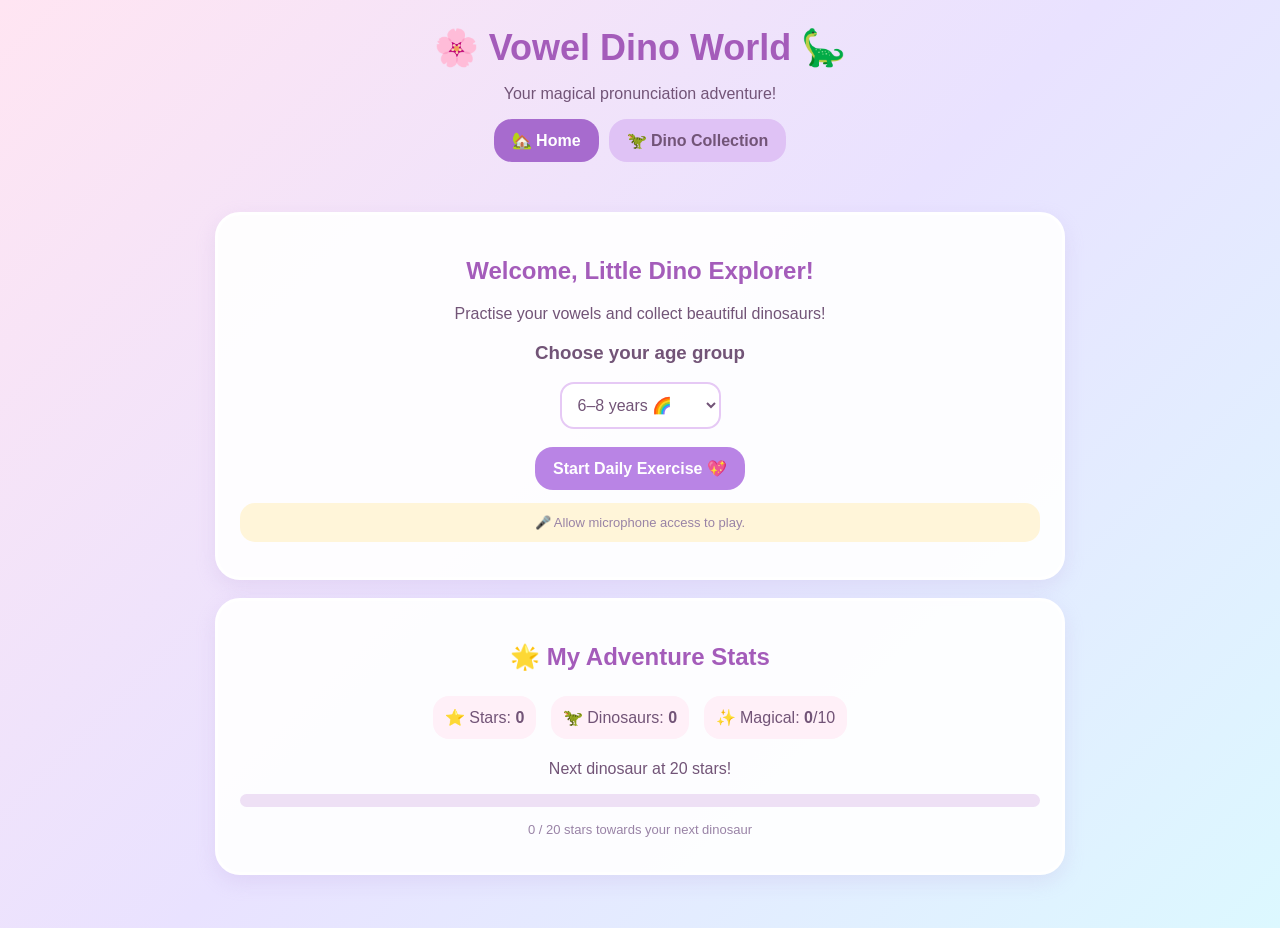
<file: index.html>
<!DOCTYPE html>
<html lang="en">
<head>
<meta charset="UTF-8">
<meta name="viewport" content="width=device-width, initial-scale=1">
<title>Vowel Dino World</title>
<style>
*{box-sizing:border-box}
body{
 margin:0;font-family:"Trebuchet MS",Arial,sans-serif;
 color:#725477;
 background:linear-gradient(135deg,#ffe5f2,#e9e2ff,#dcf8ff);
}
header{text-align:center;padding:22px 12px}
header h1{color:#a45cba;font-size:36px;margin:5px}
nav{display:flex;justify-content:center;gap:10px;flex-wrap:wrap}
button,select,input{font:inherit}
button{
 border:0;border-radius:18px;padding:12px 18px;
 font-weight:bold;cursor:pointer;color:#725477;
 background:white;transition:.15s;
}
button:hover{transform:scale(1.04)}
button:disabled{opacity:.5;cursor:not-allowed}
.primary{background:#b984e5;color:white}
.pink{background:#ffb9d7}
.green{background:#b8ebca}
.navbtn{background:#dfc2f5}
.navbtn.active{background:#a76bce;color:white}
.page{display:none;padding:10px 14px 35px}
.page.active{display:block}
.card{
 background:#ffffffed;border:3px solid white;
 border-radius:25px;padding:22px;margin:18px auto;
 max-width:850px;text-align:center;
 box-shadow:0 7px 20px #b79bd533;
}
h2{color:#a45cba}
select,input{
 border:2px solid #e6c9f5;border-radius:14px;
 padding:12px;color:#725477;background:white;
}
.small{font-size:13px;color:#9983a6}
.stat{
 display:inline-block;background:#fff0f8;
 border-radius:16px;padding:12px;margin:5px;
}
#progress{
 height:13px;background:#eee0f5;
 border-radius:20px;overflow:hidden;margin:15px 0;
}
#bar{height:100%;background:#b984e5;width:0;transition:.3s}
.notice{background:#fff5d9;padding:12px;border-radius:15px}
.dinogrid{
 display:grid;
 grid-template-columns:repeat(auto-fit,minmax(145px,1fr));
 gap:14px;
}
.dinocard{
 background:#fff0f8;border:3px solid white;
 border-radius:20px;padding:10px;min-width:0;
}
.dinocard.locked{background:#eeeaf2;opacity:.65}
.dinopic{
 width:100%;max-width:155px;height:145px;
 display:block;margin:auto;
}
.dinocard p{font-weight:bold;margin:5px}
.dinocard .small{font-weight:normal}
.rewardpic{width:230px;max-width:90%;margin:auto}
.rewardpic svg{width:100%;height:auto}
.questionpic{width:190px;height:160px;margin:auto}
.questionpic svg{width:100%;height:100%}
.historyitem{
 background:#fff0f8;border-radius:15px;
 padding:13px;margin:10px 0;text-align:left;
}
.hidden{display:none!important}
.feedback{font-size:18px;min-height:30px;font-weight:bold}
</style>
</head>

<body>

<header>
<h1>🌸 Vowel Dino World 🦕</h1>
<p>Your magical pronunciation adventure!</p>
<nav>
<button class="navbtn active" id="homeTab" onclick="showPage('home')">🏡 Home</button>
<button class="navbtn" id="collectionTab" onclick="showPage('collection')">🦖 Dino Collection</button>
</nav>
</header>

<!-- HOME PAGE -->
<section class="page active" id="home">

<div class="card">
<h2>Welcome, Little Dino Explorer!</h2>
<p>Practise your vowels and collect beautiful dinosaurs!</p>

<h3>Choose your age group</h3>
<select id="age">
<option value="young">3–5 years 🌼</option>
<option value="middle" selected>6–8 years 🌈</option>
<option value="older">9–12 years ⭐</option>
<option value="teen">13–17 years 🚀</option>
</select>
<br><br>
<button class="primary" onclick="startGame()">Start Daily Exercise 💖</button>
<p class="notice small">🎤 Allow microphone access to play.</p>
</div>

<div class="card">
<h2>🌟 My Adventure Stats</h2>
<div class="stat">⭐ Stars: <b id="stars">0</b></div>
<div class="stat">🦖 Dinosaurs: <b id="dinoCount">0</b></div>
<div class="stat">✨ Magical: <b id="magicCount">0</b>/10</div>
<p id="bonusStatus">Next dinosaur at 20 stars!</p>
<div id="progress"><div id="bar"></div></div>
<p class="small" id="starProgress">0 / 20 stars</p>
</div>

<!-- GAME -->
<div class="card hidden" id="game">
<h2 id="questionTitle">Question 1 of 10</h2>
<div id="progress"><div id="gameBar" style="height:100%;background:#b984e5;width:0"></div></div>
<div class="questionpic" id="questionPicture"></div>
<h2 id="questionWord">Apple</h2>
<p>Say this word aloud!</p>
<p class="small" id="targetVowel"></p>
<button class="primary" id="listenBtn" onclick="listen()">🎤 Listen to me!</button>
<p id="listenStatus">Press the microphone and say the word.</p>
<p class="feedback" id="feedback"></p>
<button class="green hidden" id="nextBtn" onclick="nextQuestion()">Next question ➜</button>
</div>

<!-- RESULTS -->
<div class="card hidden" id="result">
<h2>🏆 Exercise Complete!</h2>
<h2 id="resultScore"></h2>
<p id="resultMessage"></p>
<h2 id="earnedStars"></h2>
<div class="rewardpic" id="rewardPicture"></div>
<h2 id="earnedDino"></h2>
<p id="bonusMessage"></p>
<button class="pink" onclick="showPage('collection')">See My Dinosaurs 🦖</button>
<button class="primary" onclick="startGame()">Play Again 🌸</button>
</div>

</section>

<!-- COLLECTION PAGE -->
<section class="page" id="collection">

<div class="card">
<h2>🌈 My Dino Collection</h2>
<p>Collect all 10 magical dinosaurs!</p>
<div class="stat">⭐ <b id="collectionStars">0</b> stars</div>
<div class="stat">🦖 <b id="collectionCount">0</b> dinosaurs</div>

<h2>✨ Magical Dinosaurs</h2>
<p class="small">Earn with 90–100% scores.</p>
<div class="dinogrid" id="magicalGrid"></div>

<h2>🌸 Baby Dinosaurs</h2>
<p class="small">Earn with 51–89% scores.</p>
<div class="dinogrid" id="babyGrid"></div>

<h2>😅 Grumpy Dinosaurs</h2>
<p class="small">Earn with 0–50% scores.</p>
<div class="dinogrid" id="grumpyGrid"></div>
</div>

<div class="card">
<h2>📖 Exercise History</h2>
<div id="history">No exercises yet!</div>
<button class="pink" onclick="showPage('home')">Back Home 🏡</button>
</div>
</section>

<script>

// ========================================
// DINOSAUR CHARACTERS
// ========================================

const dinos=[
{id:"rainbow",name:"Rainbow Rex",group:"magical",body:"#ff9acb",belly:"#fff0b5",spike:"#a77be8",accessory:"rainbow"},
{id:"unicorn",name:"Unicorn Dino",group:"magical",body:"#d8b5fa",belly:"#fff0fa",spike:"#ffb5d7",accessory:"horn"},
{id:"moon",name:"Moonlight Dino",group:"magical",body:"#9e9bdf",belly:"#e5e2ff",spike:"#ffe68d",accessory:"moon"},
{id:"fairy",name:"Fairy Dino",group:"magical",body:"#ffb5ce",belly:"#fff0f5",spike:"#c49df5",accessory:"wings"},
{id:"crystal",name:"Crystal Dino",group:"magical",body:"#85d8df",belly:"#e1ffff",spike:"#b4a0ff",accessory:"crystal"},
{id:"blossom",name:"Blossom Dino",group:"magical",body:"#ffb4a9",belly:"#fff0d9",spike:"#f38ab8",accessory:"flower"},
{id:"starlight",name:"Starlight Dino",group:"magical",body:"#f8cf79",belly:"#fff2c8",spike:"#ff9acb",accessory:"star"},
{id:"ice",name:"Ice Princess Dino",group:"magical",body:"#9ddbf8",belly:"#e9f9ff",spike:"#b5a9ff",accessory:"snow"},
{id:"flame",name:"Flame Dino",group:"magical",body:"#ffad75",belly:"#ffe7ad",spike:"#ff6d8d",accessory:"flame"},
{id:"ocean",name:"Ocean Magic Dino",group:"magical",body:"#77d9c9",belly:"#d8fff5",spike:"#75baff",accessory:"wave"},

{id:"green",name:"Baby Green Dino",group:"baby",body:"#a8dfa2",belly:"#e9ffd9",spike:"#6dbb80",accessory:"none"},
{id:"trex",name:"Baby T-Rex",group:"baby",body:"#8ccbb5",belly:"#e4fff1",spike:"#4eaa91",accessory:"none"},
{id:"tiny",name:"Tiny Hatchling",group:"baby",body:"#ffe08c",belly:"#fff4c9",spike:"#f4b85f",accessory:"none"},
{id:"flower",name:"Flower Dino",group:"baby",body:"#c3e8a7",belly:"#f3ffdf",spike:"#f5a9ca",accessory:"flower"},
{id:"berry",name:"Berry Dino",group:"baby",body:"#ff9fbd",belly:"#ffe6ef",spike:"#a9d98b",accessory:"berry"},

{id:"grumpy",name:"Grumpy Dino",group:"grumpy",body:"#aaa0bd",belly:"#e8e2ed",spike:"#84758e",accessory:"grumpy"},
{id:"sleepy",name:"Sleepy Dino",group:"grumpy",body:"#a6b9dc",belly:"#e5edff",spike:"#899ed1",accessory:"sleepy"},
{id:"silly",name:"Silly Dino",group:"grumpy",body:"#b7d97b",belly:"#efffcf",spike:"#83b45b",accessory:"silly"}
];

// ========================================
// REAL DRAWN DINOSAUR PICTURES
// Every dinosaur is an SVG illustration.
// ========================================

function makeDinoSVG(d){

let decoration="";

switch(d.accessory){

case "rainbow":
decoration=`
<path d="M65 67 Q110 2 155 67" stroke="#ffcf73" stroke-width="9" fill="none"/>
<path d="M74 67 Q110 17 146 67" stroke="#83d9bd" stroke-width="8" fill="none"/>
<path d="M83 67 Q110 31 137 67" stroke="#bda0f6" stroke-width="7" fill="none"/>`;
break;

case "horn":
decoration=`<path d="M105 40 L116 3 L129 40Z" fill="#ffe48d" stroke="#c9a55d" stroke-width="3"/>`;
break;

case "moon":
decoration=`<path d="M143 7 Q110 27 145 49 Q108 55 116 22 Q126 2 143 7Z" fill="#ffe58c"/>`;
break;

case "wings":
decoration=`
<path d="M75 86 Q24 44 35 111 Q56 128 78 103Z" fill="#e8b9ff" stroke="#aa83ce" stroke-width="3"/>
<path d="M145 86 Q196 44 185 111 Q164 128 142 103Z" fill="#e8b9ff" stroke="#aa83ce" stroke-width="3"/>`;
break;

case "crystal":
decoration=`<path d="M110 4 L135 30 L119 58 L94 30Z" fill="#a4f1ed" stroke="#67bdcf" stroke-width="3"/>`;
break;

case "flower":
decoration=`
<circle cx="112" cy="20" r="10" fill="#ffb0d0"/>
<circle cx="99" cy="27" r="9" fill="#ffb0d0"/>
<circle cx="125" cy="27" r="9" fill="#ffb0d0"/>
<circle cx="112" cy="33" r="8" fill="#ffe28b"/>`;
break;

case "star":
decoration=`<path d="M115 4 L123 23 L143 24 L127 37 L133 56 L115 44 L97 56 L103 37 L87 24 L107 23Z" fill="#ffe58c"/>`;
break;

case "snow":
decoration=`
<path d="M115 5 V47 M95 15 L135 37 M135 15 L95 37" stroke="white" stroke-width="5" stroke-linecap="round"/>`;
break;

case "flame":
decoration=`<path d="M113 51 Q80 28 110 3 Q110 24 131 12 Q156 39 120 54Z" fill="#ffdf7d"/>`;
break;

case "wave":
decoration=`<path d="M83 35 Q100 8 116 35 Q132 8 149 35" stroke="#b6efff" fill="none" stroke-width="8" stroke-linecap="round"/>`;
break;

case "berry":
decoration=`
<path d="M105 28 Q91 1 80 13 Q91 31 105 28Z" fill="#80c77a"/>
<path d="M108 28 Q123 1 137 13 Q124 31 108 28Z" fill="#80c77a"/>`;
break;

case "sleepy":
decoration=`<text x="150" y="37" font-size="25" fill="#8f8bc5">Z</text>`;
break;

case "grumpy":
decoration=`<path d="M82 78 L103 88 M127 88 L148 78" stroke="#705c83" stroke-width="5" stroke-linecap="round"/>`;
break;

case "silly":
decoration=`<path d="M103 29 Q112 9 123 29" stroke="white" stroke-width="7" fill="none"/>`;
break;
}

let eyes=d.accessory==="sleepy"
?`<path d="M87 93 Q96 84 105 93 M125 93 Q134 84 143 93" stroke="#493d56" stroke-width="4" fill="none"/>`
:`<ellipse cx="96" cy="90" rx="6" ry="9" fill="#493d56"/>
<ellipse cx="133" cy="90" rx="6" ry="9" fill="#493d56"/>
<circle cx="98" cy="87" r="2.5" fill="white"/>
<circle cx="135" cy="87" r="2.5" fill="white"/>`;

let mouth=d.accessory==="grumpy"
?`<path d="M103 117 Q114 106 126 117" stroke="#654b67" stroke-width="4" fill="none" stroke-linecap="round"/>`
:`<path d="M104 111 Q115 124 126 111" stroke="#654b67" stroke-width="3" fill="none" stroke-linecap="round"/>`;

return `
<svg viewBox="0 0 210 190" xmlns="http://www.w3.org/2000/svg" role="img" aria-label="${d.name}">
<ellipse cx="106" cy="170" rx="67" ry="8" fill="#d7c7df"/>

${decoration}

<!-- Tail -->
<path d="M63 130 Q25 130 18 105 Q46 110 76 116"
fill="${d.body}" stroke="#72557e" stroke-width="3"/>

<!-- Feet -->
<ellipse cx="80" cy="151" rx="19" ry="12" fill="${d.body}" stroke="#72557e" stroke-width="3"/>
<ellipse cx="143" cy="151" rx="19" ry="12" fill="${d.body}" stroke="#72557e" stroke-width="3"/>

<!-- Dinosaur body -->
<ellipse cx="111" cy="125" rx="62" ry="43" fill="${d.body}" stroke="#72557e" stroke-width="3"/>

<!-- Belly -->
<ellipse cx="117" cy="135" rx="35" ry="27" fill="${d.belly}"/>

<!-- Back spikes -->
<path d="M72 82 L82 60 L95 81 L108 51 L121 80 L138 62 L149 87"
fill="${d.spike}" stroke="#72557e" stroke-width="3" stroke-linejoin="round"/>

<!-- Head -->
<circle cx="114" cy="87" r="45" fill="${d.body}" stroke="#72557e" stroke-width="3"/>

<!-- Cheeks -->
<circle cx="77" cy="107" r="9" fill="#ff9ebd" opacity=".8"/>
<circle cx="151" cy="107" r="9" fill="#ff9ebd" opacity=".8"/>

<!-- Eyes -->
${eyes}

<!-- Smile -->
${mouth}

<!-- Arms -->
<path d="M67 123 Q48 127 54 142" stroke="${d.body}" stroke-width="13" fill="none" stroke-linecap="round"/>
<path d="M156 123 Q173 127 168 142" stroke="${d.body}" stroke-width="13" fill="none" stroke-linecap="round"/>

<!-- Little details -->
<circle cx="88" cy="73" r="3" fill="white" opacity=".7"/>
<circle cx="101" cy="63" r="3" fill="white" opacity=".7"/>
</svg>`;
}


// ========================================
// AGE-APPROPRIATE QUESTIONS
// ========================================

const questions={
young:[
["Apple","A","An apple"],
["Egg","E","An egg"],
["Igloo","I","An igloo"],
["Octopus","O","An octopus"],
["Umbrella","U","An umbrella"],
["Ant","A","An ant"],
["Elephant","E","An elephant"],
["Insect","I","An insect"],
["Orange","O","An orange"],
["Unicorn","U","A unicorn"]
],
middle:[
["Apple","A","An apple"],
["Elephant","E","An elephant"],
["Insect","I","An insect"],
["Octopus","O","An octopus"],
["Umbrella","U","An umbrella"],
["Alligator","A","An alligator"],
["Engine","E","An engine"],
["Igloo","I","An igloo"],
["Ocean","O","An ocean"],
["Unicorn","U","A unicorn"]
],
older:[
["Astronaut","A","An astronaut"],
["Envelope","E","An envelope"],
["Island","I","An island"],
["Oxygen","O","Oxygen"],
["Universe","U","The universe"],
["Animal","A","An animal"],
["Energy","E","Energy"],
["Imagine","I","Imagine"],
["Ocean","O","The ocean"],
["Unique","U","Unique"]
],
teen:[
["Adventure","A","Adventure"],
["Education","E","Education"],
["Incredible","I","Incredible"],
["Opportunity","O","Opportunity"],
["Universe","U","Universe"],
["Amazing","A","Amazing"],
["Experiment","E","Experiment"],
["Independent","I","Independent"],
["Observation","O","Observation"],
["Understanding","U","Understanding"]
]
};


// ========================================
// SAVED PROGRESS
// ========================================

function loadData(){
try{
let saved=JSON.parse(localStorage.getItem("vowelDinoSave"));
if(saved){
return{
stars:Number(saved.stars)||0,
owned:Array.isArray(saved.owned)?saved.owned:[],
history:Array.isArray(saved.history)?saved.history:[],
bonusMilestones:Number(saved.bonusMilestones)||0
};
}
}catch(e){}
return{stars:0,owned:[],history:[],bonusMilestones:0};
}

let data=loadData();
let quiz=[],index=0,correct=0,earned=0;
let answered=false,recognition=null,currentReward=null;

function save(){
localStorage.setItem("vowelDinoSave",JSON.stringify(data));
updateStats();
}


// ========================================
// NAVIGATION
// ========================================

function showPage(id){
document.querySelectorAll(".page").forEach(p=>p.classList.remove("active"));
document.getElementById(id).classList.add("active");
document.getElementById("homeTab").classList.toggle("active",id==="home");
document.getElementById("collectionTab").classList.toggle("active",id==="collection");
if(id==="collection")renderCollection();
}


// ========================================
// STATS
// ========================================

function updateStats(){
let magic=data.owned.filter(id=>dinos.some(d=>d.id===id&&d.group==="magical")).length;

document.getElementById("stars").textContent=data.stars;
document.getElementById("dinoCount").textContent=data.owned.length;
document.getElementById("magicCount").textContent=magic;
document.getElementById("collectionStars").textContent=data.stars;
document.getElementById("collectionCount").textContent=data.owned.length;

let next=(Math.floor(data.stars/20)+1)*20;
let progress=data.stars%20;

document.getElementById("bonusStatus").textContent="Next dinosaur at "+next+" stars!";
document.getElementById("bar").style.width=(progress/20*100)+"%";
document.getElementById("starProgress").textContent=progress+" / 20 stars towards your next dinosaur";
}


// ========================================
// START EXERCISE
// ========================================

function startGame(){

if(recognition){
try{recognition.abort()}catch(e){}
recognition=null;
}

quiz=[...questions[document.getElementById("age").value]];

for(let i=quiz.length-1;i>0;i--){
let j=Math.floor(Math.random()*(i+1));
[quiz[i],quiz[j]]=[quiz[j],quiz[i]];
}

index=0;
correct=0;
answered=false;
currentReward=null;

document.getElementById("game").classList.remove("hidden");
document.getElementById("result").classList.add("hidden");

showPage("home");
displayQuestion();
}


// ========================================
// DISPLAY QUESTION
// ========================================

function displayQuestion(){

answered=false;
let q=quiz[index];

document.getElementById("questionTitle").textContent="Question "+(index+1)+" of 10";
document.getElementById("questionPicture").innerHTML="";
document.getElementById("questionWord").textContent=q[0];
document.getElementById("targetVowel").textContent="Practise the vowel: "+q[1];
document.getElementById("listenStatus").textContent="Press the microphone and say the word.";
document.getElementById("feedback").textContent="";
document.getElementById("listenBtn").classList.remove("hidden");
document.getElementById("listenBtn").disabled=false;
document.getElementById("nextBtn").classList.add("hidden");
document.getElementById("gameBar").style.width=(index*10)+"%";
}


// ========================================
// MICROPHONE
// ========================================

function listen(){

const SpeechRecognition=window.SpeechRecognition||window.webkitSpeechRecognition;

if(!SpeechRecognition){
document.getElementById("listenStatus").textContent="Please use Google Chrome for voice recognition.";
return;
}

if(answered)return;

if(recognition){
try{recognition.abort()}catch(e){}
}

recognition=new SpeechRecognition();
recognition.lang="en-SG";
recognition.continuous=false;
recognition.interimResults=false;
recognition.maxAlternatives=3;

document.getElementById("listenBtn").disabled=true;
document.getElementById("listenStatus").textContent="🎤 Listening...";

recognition.onresult=function(event){
let alternatives=[];
for(let i=0;i<event.results[0].length;i++){
alternatives.push(event.results[0][i].transcript);
}
checkAnswer(alternatives);
};

recognition.onerror=function(event){
if(answered)return;
document.getElementById("listenBtn").disabled=false;
document.getElementById("listenStatus").textContent=
event.error==="not-allowed"?
"Please allow microphone access.":
"I couldn't hear you. Try again!";
};

recognition.onend=function(){
if(!answered)document.getElementById("listenBtn").disabled=false;
};

try{recognition.start();}
catch(e){
document.getElementById("listenBtn").disabled=false;
document.getElementById("listenStatus").textContent="Please try again.";
}
}


// ========================================
// CHECK ANSWER
// ========================================

function checkAnswer(alternatives){

if(answered)return;

let expected=quiz[index][0].toLowerCase();

let found=alternatives.some(spoken=>{
let cleaned=spoken.toLowerCase().replace(/[^a-z\s]/g," ").trim();
return cleaned.split(/\s+/).includes(expected);
});

answered=true;
document.getElementById("listenBtn").classList.add("hidden");
document.getElementById("listenStatus").textContent="I heard: "+alternatives.join(" / ");

if(found){
correct++;
document.getElementById("feedback").textContent="🎉 Wonderful! Correct!";
document.getElementById("feedback").style.color="#53a879";
}else{
document.getElementById("feedback").textContent="🌸 Good try! The word was "+quiz[index][0]+".";
document.getElementById("feedback").style.color="#b778a5";
}

document.getElementById("nextBtn").classList.remove("hidden");
document.getElementById("nextBtn").textContent=index===9?"See my results 🏆":"Next question ➜";
}


// ========================================
// NEXT QUESTION
// ========================================

function nextQuestion(){
if(!answered)return;
index++;
if(index<10)displayQuestion();
else finishGame();
}


// ========================================
// REWARD SYSTEM
// ========================================

function finishGame(){

let percentage=correct*10;

earned=correct===10?3:correct===9?2:correct===8?1:0;

data.stars+=earned;

let milestones=Math.floor(data.stars/20);
let bonusMessage="";
currentReward=null;

// Award one dinosaur at each new 20-star milestone.
if(data.bonusMilestones<milestones){

data.bonusMilestones++;

let group=percentage>=90?"magical":percentage>=51?"baby":"grumpy";

let available=dinos.filter(d=>d.group===group);
currentReward=available.find(d=>!data.owned.includes(d.id))||available[0];

if(!data.owned.includes(currentReward.id)){
data.owned.push(currentReward.id);
}

bonusMessage="🎉 You reached a 20-star milestone! You unlocked a dinosaur!";

}else{
let remaining=20-(data.stars%20);
bonusMessage="You need "+remaining+" more star(s) for your next dinosaur! 🌸";
}

let rewardName=currentReward?currentReward.name:"No new dinosaur yet";

data.history.unshift({
date:new Date().toLocaleDateString(),
correct,percentage,stars:earned,
reward:rewardName,
rewardId:currentReward?currentReward.id:null
});

data.history=data.history.slice(0,100);
save();

document.getElementById("game").classList.add("hidden");
document.getElementById("result").classList.remove("hidden");

document.getElementById("resultScore").textContent=correct+" / 10 ("+percentage+"%)";
document.getElementById("resultMessage").textContent="Your vowel adventure is complete!";
document.getElementById("earnedStars").textContent="You earned "+earned+" ⭐";
document.getElementById("bonusMessage").textContent=bonusMessage;

if(currentReward){
document.getElementById("rewardPicture").innerHTML=makeDinoSVG(currentReward);
document.getElementById("earnedDino").textContent="Meet your new dinosaur: "+currentReward.name+"!";
}else{
document.getElementById("rewardPicture").innerHTML="";
document.getElementById("earnedDino").textContent="Your next dinosaur is waiting!";
}

document.getElementById("gameBar").style.width="100%";
}


// ========================================
// COLLECTION
// ========================================

function renderCollection(){

updateStats();

renderGroup("magicalGrid","magical");
renderGroup("babyGrid","baby");
renderGroup("grumpyGrid","grumpy");

renderHistory();
}

function renderGroup(elementId,group){

let grid=document.getElementById(elementId);
grid.innerHTML="";

dinos.filter(d=>d.group===group).forEach(d=>{

let unlocked=data.owned.includes(d.id);

let card=document.createElement("div");
card.className="dinocard"+(unlocked?"":" locked");

if(unlocked){
card.innerHTML=`
<div class="dinopic">${makeDinoSVG(d)}</div>
<p>${d.name}</p>
<div class="small">✨ Collected!</div>`;
}else{
card.innerHTML=`
<div style="font-size:65px;padding:25px">🥚</div>
<p>???</p>
<div class="small">Not unlocked yet</div>`;
}

grid.appendChild(card);
});
}


// ========================================
// HISTORY
// ========================================

function renderHistory(){

let history=document.getElementById("history");
history.innerHTML="";

if(!data.history.length){
history.textContent="No exercises yet!";
return;
}

data.history.forEach(h=>{

let div=document.createElement("div");
div.className="historyitem";

let title=document.createElement("b");
title.textContent="📅 "+h.date;

let score=document.createElement("p");
score.textContent=h.correct+"/10 correct ("+h.percentage+"%)";

let stars=document.createElement("p");
stars.textContent="⭐ "+h.stars+" stars earned";

let reward=document.createElement("p");
reward.textContent=h.rewardId?"🦖 Dinosaur unlocked: "+h.reward:"🥚 "+h.reward;

div.append(title,score,stars,reward);
history.appendChild(div);
});
}


// ========================================
// INITIALISE
// ========================================

updateStats();
renderCollection();

</script>
</body>
</html>
</file>
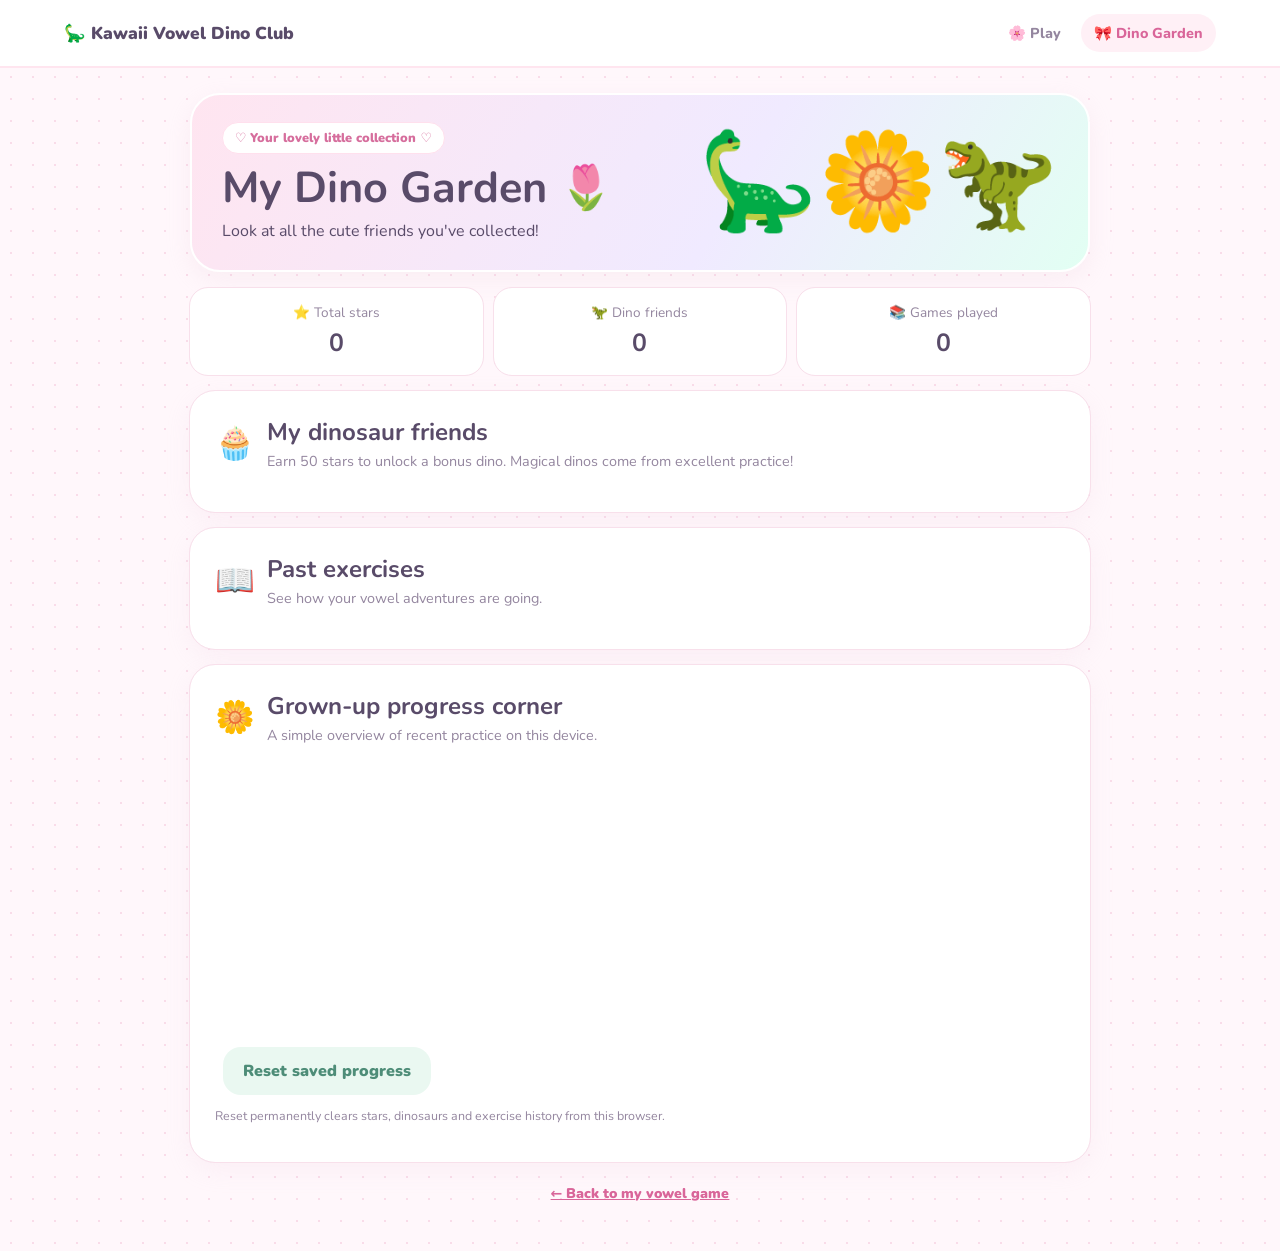
<file: collection.html>
<!doctype html>
<html lang="en"><head><meta charset="utf-8"><meta name="viewport" content="width=device-width,initial-scale=1"><title>My Kawaii Dino Garden</title><link rel="stylesheet" href="style.css"></head>
<body><header class="topbar"><a class="brand" href="index.html">🦕 Kawaii Vowel Dino Club</a><nav><a href="index.html">🌸 Play</a><a class="active" href="collection.html">🎀 Dino Garden</a></nav></header>
<main class="shell"><section class="hero compact"><div><span class="bubble">♡ Your lovely little collection ♡</span><h1>My Dino Garden 🌷</h1><p>Look at all the cute friends you've collected!</p></div><div class="hero-art">🦕🌼🦖</div></section>
<section class="stats"><div class="stat"><span>⭐ Total stars</span><strong id="totalStars">0</strong></div><div class="stat"><span>🦖 Dino friends</span><strong id="totalDinos">0</strong></div><div class="stat"><span>📚 Games played</span><strong id="totalExercises">0</strong></div></section>
<section class="card"><div class="section-title"><span>🧁</span><div><h2>My dinosaur friends</h2><p>Earn 50 stars to unlock a bonus dino. Magical dinos come from excellent practice!</p></div></div><div id="collection" class="dino-grid"></div></section>
<section class="card"><div class="section-title"><span>📖</span><div><h2>Past exercises</h2><p>See how your vowel adventures are going.</p></div></div><div id="history"></div></section>
<section class="card"><div class="section-title"><span>🌼</span><div><h2>Grown-up progress corner</h2><p>A simple overview of recent practice on this device.</p></div></div><div id="progressSummary" class="progress-summary"></div><div class="chart-wrap"><canvas id="progressChart" width="720" height="220" aria-label="Recent exercise scores chart"></canvas></div><button id="resetBtn" class="secondary reset">Reset saved progress</button><p class="tiny">Reset permanently clears stars, dinosaurs and exercise history from this browser.</p></section>
<p class="footer-note"><a href="index.html">← Back to my vowel game</a></p></main><script src="app.js"></script><script>renderProgressPage();</script></body></html>
</file>
<file: style.css>
@import url('https://fonts.googleapis.com/css2?family=Nunito:wght@400;600;700;800;900&display=swap');
:root{--ink:#594b69;--muted:#94869f;--pink:#ff8fbd;--pinkdark:#d96599;--lav:#bba8f5;--mint:#b9ead8;--line:#f4dce9}
*{box-sizing:border-box}body{margin:0;background:#fff7fb;color:var(--ink);font-family:Nunito,system-ui,sans-serif;background-image:radial-gradient(#f9dce9 1px,transparent 1px);background-size:22px 22px}
.topbar{display:flex;justify-content:space-between;align-items:center;gap:12px;padding:14px max(5vw,18px);background:#fff;border-bottom:2px solid #ffe5ef;flex-wrap:wrap}.brand{font-weight:900;color:var(--ink);text-decoration:none;font-size:1.08rem}nav{display:flex;gap:7px}nav a{padding:9px 13px;border-radius:22px;color:var(--muted);text-decoration:none;font-weight:800;font-size:.9rem}nav a.active,nav a:hover{background:#fff0f6;color:var(--pinkdark)}
.shell{width:min(900px,92vw);margin:25px auto 48px}.hero{display:flex;align-items:center;justify-content:space-between;gap:20px;padding:27px 30px;border:2px solid white;border-radius:30px;background:linear-gradient(120deg,#ffe5f0,#f0eaff 60%,#e2fff3);box-shadow:0 8px 25px #e7c8d833;margin-bottom:16px}.hero h1{font-size:clamp(1.8rem,4vw,2.7rem);margin:10px 0 7px;line-height:1.12}.hero p{max-width:560px;line-height:1.5;margin:0}.hero-art{font-size:clamp(3.8rem,9vw,6rem);white-space:nowrap}.compact{padding-top:22px;padding-bottom:22px}.bubble{display:inline-block;padding:6px 12px;background:#fff;border:1px solid #ffe0ed;border-radius:20px;color:#d66e9d;font-size:.8rem;font-weight:900}.mini{font-size:.68rem;letter-spacing:.08em}
.card{background:#fff;border:2px solid #fff;outline:1px solid #f8e0eb;border-radius:25px;padding:23px;margin:16px 0;box-shadow:0 8px 25px #e7c8d829}.section-title{display:flex;align-items:center;gap:12px;margin-bottom:16px}.section-title>span{font-size:2rem}.section-title h2,.game-heading h2{margin:0 0 3px}.section-title p{margin:0;color:var(--muted);font-size:.9rem}
.age-options{display:grid;grid-template-columns:repeat(4,1fr);gap:10px}.age-option{border:2px solid #f6e4ee;background:#fffafd;border-radius:18px;padding:14px 8px;color:var(--ink);font:inherit;cursor:pointer;display:flex;flex-direction:column;align-items:center;gap:5px;transition:.15s}.age-option:hover{transform:translateY(-2px)}.age-option span{font-size:2rem}.age-option b{font-size:.9rem}.age-option small{font-size:.72rem;color:var(--muted)}.age-option.selected{border-color:var(--pink);background:#fff0f6;box-shadow:0 4px 0 #ffd7e7}.age-note{font-size:.85rem;color:var(--muted);margin:12px 2px 0}
.stats{display:grid;grid-template-columns:repeat(3,1fr);gap:11px;margin:16px 0}.stat{background:#fff;border:2px solid #fff;outline:1px solid #f8e0eb;border-radius:18px;padding:13px;text-align:center}.stat span{display:block;color:var(--muted);font-size:.85rem}.stat strong{display:block;font-size:1.55rem;margin-top:4px}
.game-card{min-height:360px}.game-heading{display:flex;justify-content:space-between;align-items:center;gap:12px}.counter{background:#f2edff;color:#8469c9;border-radius:22px;padding:8px 12px;font-size:.8rem;font-weight:900}.center-panel{text-align:center;max-width:580px;margin:22px auto}.center-panel p{line-height:1.55}.big-art{font-size:3.6rem;margin:8px}.primary,.secondary,.button-link{display:inline-block;border:0;border-radius:18px;padding:13px 20px;font:inherit;font-weight:900;cursor:pointer;text-decoration:none;transition:.15s}.primary,.button-link{background:linear-gradient(120deg,#ff91bd,#c4a9ff);color:white;box-shadow:0 5px 0 #e9c4e4}.primary:hover,.button-link:hover{transform:translateY(-2px)}.secondary{background:#eaf8f1;color:#4e8d78;margin-left:8px}.primary:disabled{opacity:.45;cursor:not-allowed;transform:none}.tiny{font-size:.78rem;color:var(--muted)}.muted{color:var(--muted)}.progress-track{height:11px;background:#f5eaf1;border-radius:20px;overflow:hidden;margin:16px 0 8px}.progress-track div{height:100%;width:0;background:linear-gradient(90deg,#ff9fc5,#bba8f5);transition:width .25s}.question-box{text-align:center;background:linear-gradient(135deg,#fff4f8,#f7f3ff);border:1px dashed #efcde0;border-radius:22px;padding:18px;margin:12px 0}.word-deco{color:#eaa5c5}.word{font-size:clamp(2.8rem,8vw,4.3rem);font-weight:900;color:#a17bd7;letter-spacing:.03em}.vowel-hint{color:var(--muted);margin-top:4px}.controls{text-align:center}.status{text-align:center;font-weight:900;min-height:24px}.status.good{color:#399879}.status.try{color:#d38b48}.heard{text-align:center;min-height:20px}.next{display:block;margin:12px auto 0}.earned-stars{font-size:2rem;letter-spacing:5px;margin:12px}.reward-text{background:#fff5fa;padding:12px;border-radius:16px}.footer-note{text-align:center;color:var(--muted);font-size:.88rem;margin:22px}.footer-note a{color:var(--pinkdark);font-weight:900}.dino-grid{display:grid;grid-template-columns:repeat(auto-fill,minmax(145px,1fr));gap:12px}.dino{border:1px solid #f4dce9;border-radius:19px;padding:14px;text-align:center;background:#fffafd}.dino .emoji{font-size:2.5rem}.dino strong{display:block;margin:5px 0}.dino small{color:var(--muted)}.dino.locked{opacity:.5;filter:grayscale(.8)}.history-item{display:flex;justify-content:space-between;gap:12px;align-items:center;padding:13px 0;border-bottom:1px solid var(--line)}.history-item:last-child{border:0}.history-item strong{display:block}.empty{padding:20px;text-align:center;color:var(--muted);background:#fffafd;border-radius:14px}.progress-summary{font-weight:800;color:#8268bb}.chart-wrap{width:100%;overflow:hidden;margin:10px 0}.chart-wrap canvas{width:100%;height:auto}.reset{margin-top:10px}
@media(max-width:650px){.hero{padding:21px;align-items:flex-start}.hero-art{font-size:3rem}.age-options{grid-template-columns:repeat(2,1fr)}.stats{grid-template-columns:1fr}.card{padding:18px}.secondary{margin:8px 0 0}.game-heading{align-items:flex-start}}
</file>
